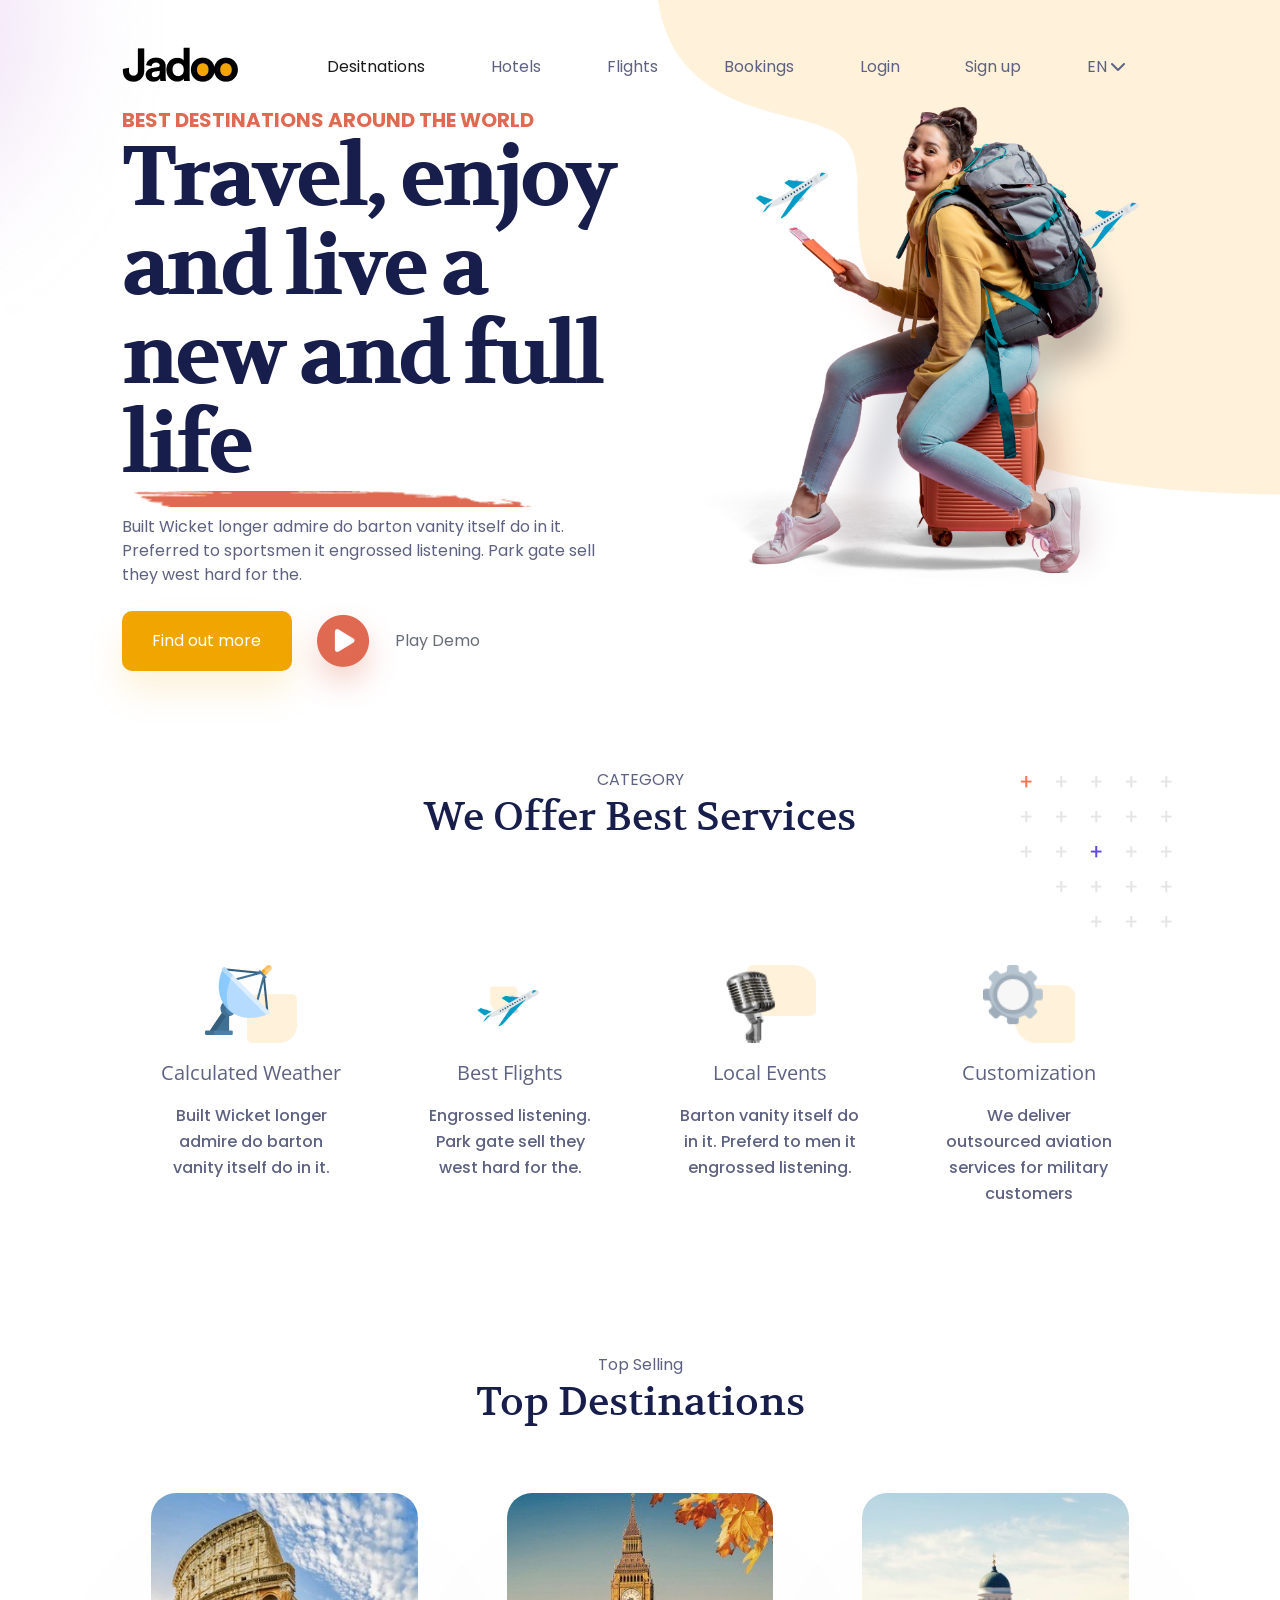
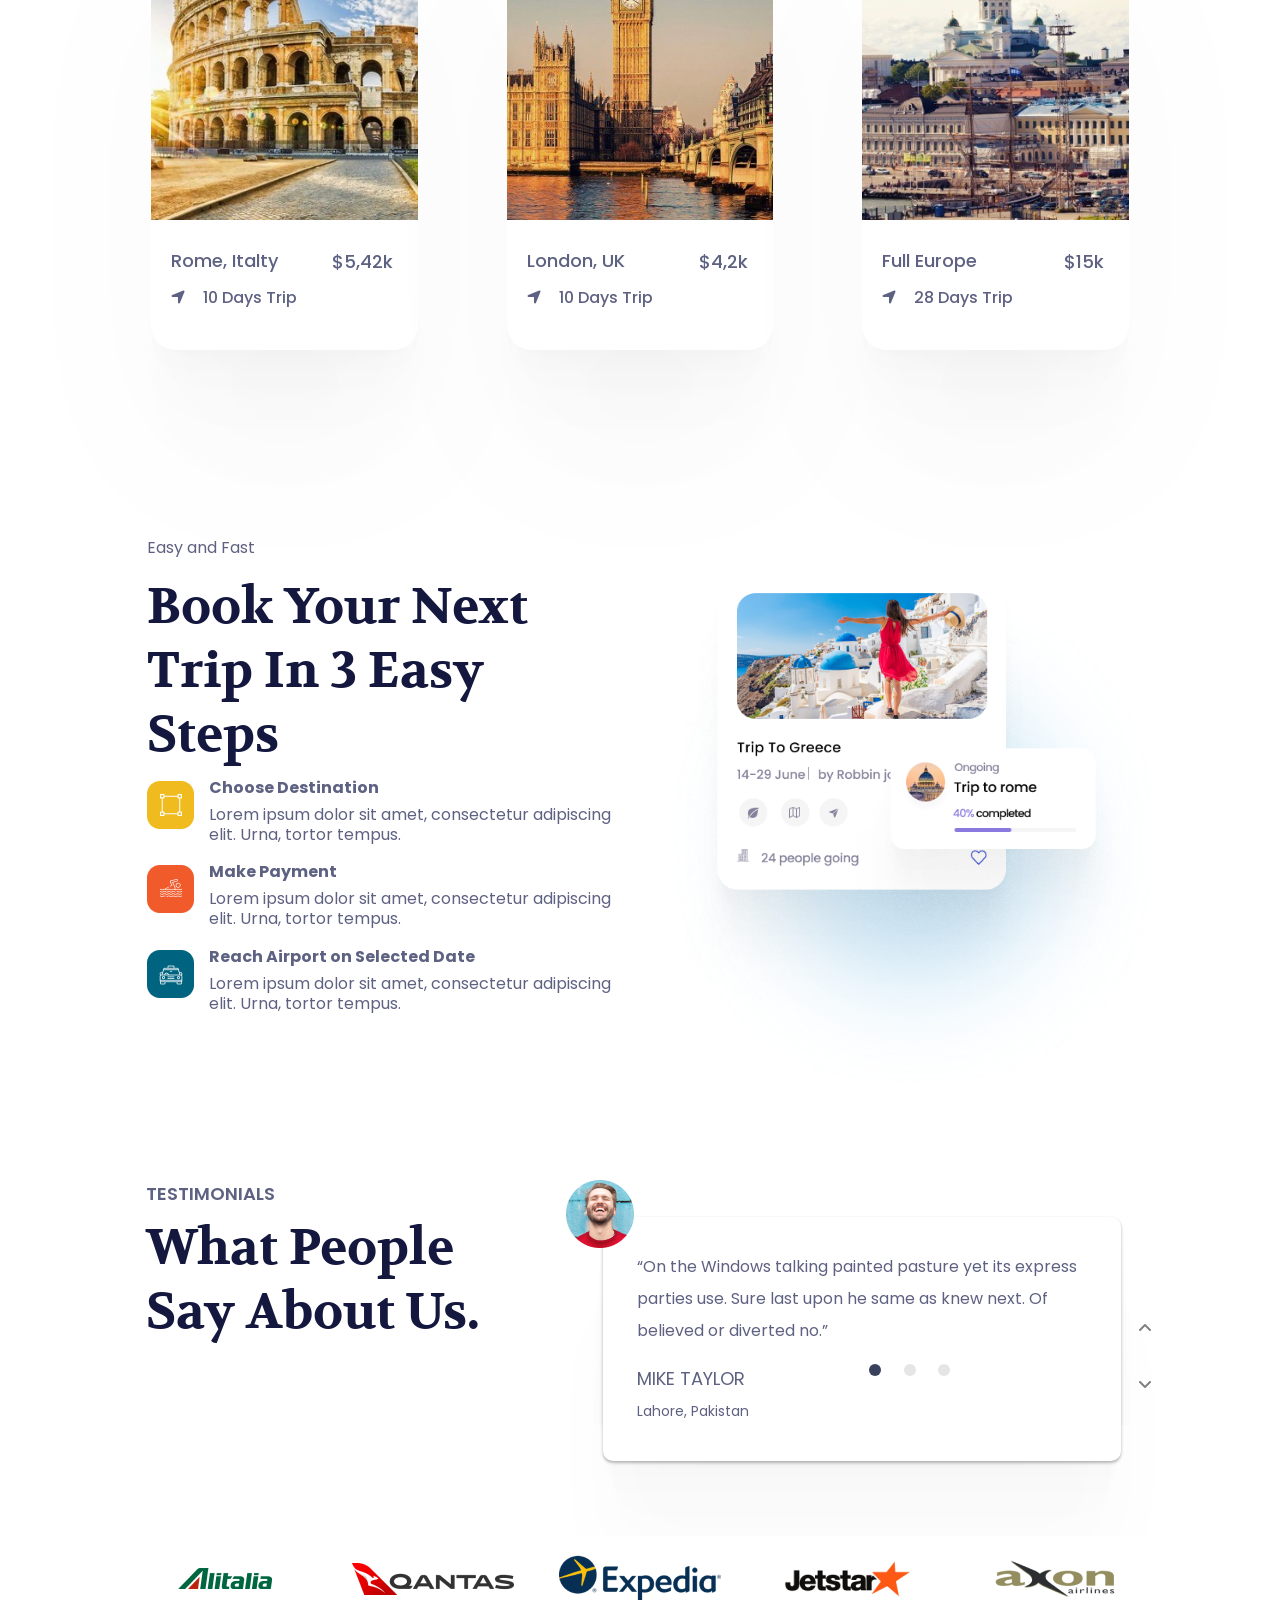
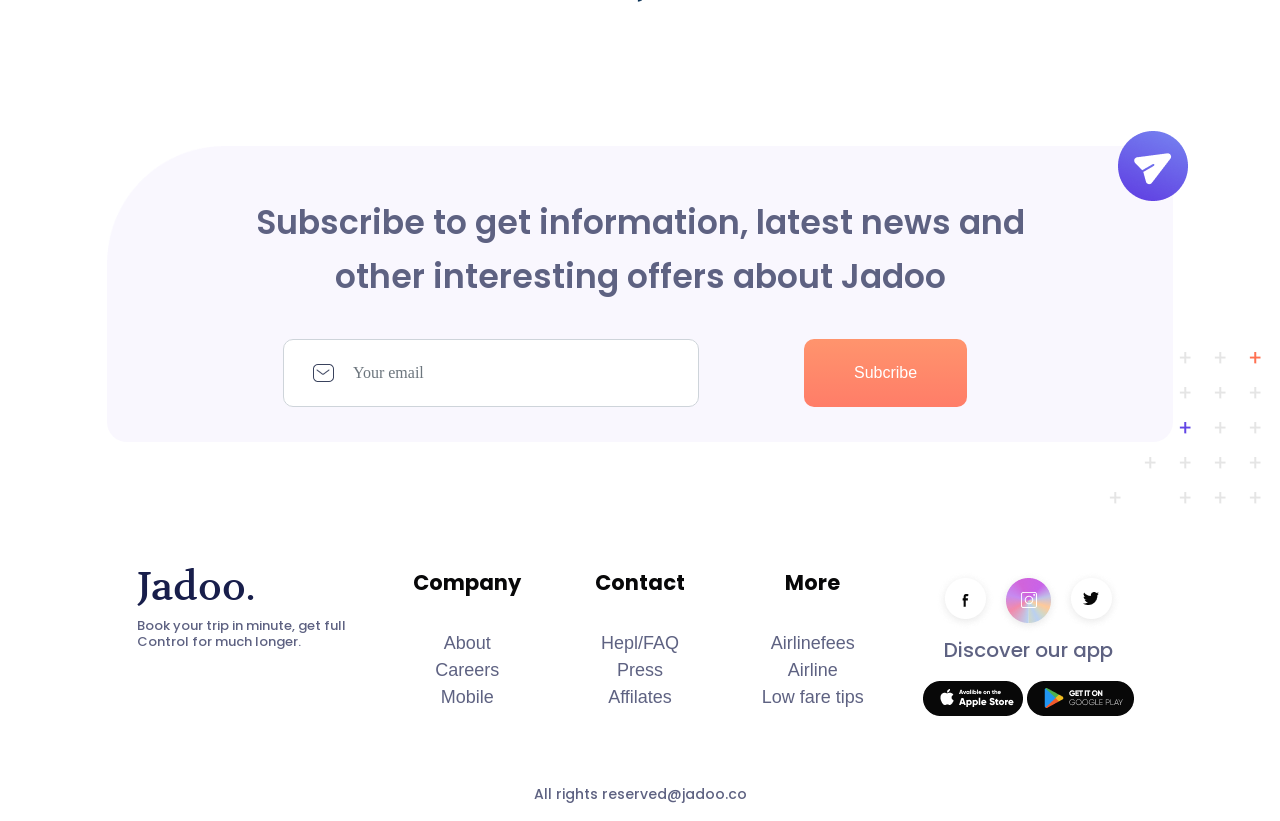
<file: index.html>
<!doctype html>
<html lang="en">

<head>
    <!-- Required meta tags -->
    <meta charset="utf-8">
    <meta name="viewport" content="width=device-width, initial-scale=1, shrink-to-fit=no">

    <!-- Bootstrap CSS -->
    <link rel="stylesheet" href="https://stackpath.bootstrapcdn.com/bootstrap/4.1.3/css/bootstrap.min.css" integrity="sha384-MCw98/SFnGE8fJT3GXwEOngsV7Zt27NXFoaoApmYm81iuXoPkFOJwJ8ERdknLPMO" crossorigin="anonymous">
    <!-- Style -->
    <link rel="stylesheet" href="./Css/Style.css">
    <!-- Reponsive -->
    <link rel="stylesheet" href="./Css/reponsive.css">
    <!-- Icon-->
    <link rel="stylesheet" href=" https://cdnjs.cloudflare.com/ajax/libs/font-awesome/6.0.0/css/all.min.css">
    <title>Travel Website Landing Page</title>

    <!-- Font Google  -->
</head>

<body>
    <div class="container-fluid  h-100 ">
        <div class="row">
            <div class="hero col-10">
                <div class="hero_top-nav ">
                    <div class="logo col-2 p-0"><img src="./Img/Logo.png" alt="Logo"></div>
                    <nav class="col-10 p-0 navbar navbar-expand-lg navbar-light ">
                        <button class="navbar-toggler" type="button" data-toggle="collapse" data-target="#navbarSupportedContent" aria-controls="navbarSupportedContent" aria-expanded="false" aria-label="Toggle navigation">
                      <span class="navbar-toggler-icon"></span>
                    </button>
                        <div class="collapse navbar-collapse" id="navbarSupportedContent">
                            <ul class="navbar-nav mr-auto nav w-100">
                                <li class="nav-item active">
                                    <a class="nav-link" href="#">Desitnations <span class="sr-only">(current)</span></a>
                                </li>
                                <li class="nav-item">
                                    <a class="nav-link" href="#">Hotels</a>
                                </li>
                                <li class="nav-item">
                                    <a class="nav-link" href="#">Flights</a>
                                </li>
                                <li class="nav-item">
                                    <a class="nav-link" href="#">Bookings</a>
                                </li>
                                <li class="nav-item">
                                    <a class="nav-link " href="#">Login</a>
                                </li>
                                <li class="nav-item">
                                    <a class="nav-link " href="#">Sign up</a>
                                </li>
                                <li class="nav-item">
                                    <a class="nav-link " href="#">EN
                                    <i class="fas fa-chevron-down fs-6"></i>
                                </a>
                                </li>
                            </ul>
                        </div>
                    </nav>
                </div>
                <div class="hero_heroContent">
                    <div class="row">
                        <div class="col-12 col-lg-6">
                            <div class="heroContent--desc h-100">
                                <span class="desc_tagline">BEST DESTINATIONS AROUND THE WORLD</span>

                                <h1 class="desc_heading">Travel, enjoy and live a new and full life
                                    <div class="desc_derco"><img class="w-100" src="./Img/Decore.png" alt="derco"></div>
                                </h1>

                                <p class="desc_desc">Built Wicket longer admire do barton vanity itself do in it. Preferred to sportsmen it engrossed listening. Park gate sell they west hard for the.</p>
                                <div class="desc_cta">
                                    <a class="mt-2 mr-4" href="#" role="button">Find out more</a>
                                    <button class=" mt-2 btn p-0 "> <i class="fa-solid fa-circle-play"></i> Play Demo</button>
                                </div>
                            </div>
                        </div>
                        <div class="col-lg-6">
                            <div class="heroContent--image">
                                <img src="./Img/image_all.png" alt="#">
                            </div>
                        </div>
                    </div>
                </div>
            </div>
            <div class="hero_derco col-12 p-0">
                <img class="w-100" src="./Img/Decore (2).png" alt="Derco Hero">
            </div>
        </div>
        <div class="row">
            <div class="services col-10 m-auto">
                <div class="row">
                    <div class="services_top col-12">
                        <span>CATEGORY</span>
                        <h1>We Offer Best Services</h1>
                        <div class="top-group4">
                            <img src="./Img/Group 4.png" alt="group4">
                        </div>
                    </div>
                </div>
                <div class="row">
                    <div class="services_bottom col-12 flex-wrap">
                        <div class="col-xl-3 col-sm-6 col-12">
                            <div class="bottom-category m-auto">
                                <div class="category__group d-flex flex-column  align-items-center w-100">
                                    <img src="./Img/Group 48.png" alt="group48">
                                    <span>Calculated Weather </span>
                                    <p>Built Wicket longer admire do barton vanity itself do in it.</p>
                                </div>
                                <div class="category__cover">
                                    <div class="cover--background"></div>
                                    <div class="cover--rectangle"><img src="./Img/Rectangle 157.png" alt="Rectangle"></div>
                                </div>
                            </div>
                        </div>
                        <div class="col-xl-3 col-sm-6 col-12">
                            <div class="bottom-category m-auto">
                                <div class="category__group d-flex flex-column align-items-center  w-100">
                                    <img src="./Img/Group 51.png" alt="group51 ">
                                    <span>Best Flights </span>
                                    <p>Engrossed listening. Park gate sell they west hard for the.</p>
                                </div>
                                <div class="category__cover">
                                    <div class="cover--background"></div>
                                    <div class="cover--rectangle"><img src="./Img/Rectangle 157.png" alt="Rectangle"></div>
                                </div>
                            </div>
                        </div>
                        <div class="col-xl-3 col-sm-6 col-12">
                            <div class="bottom-category m-auto">
                                <div class="category__group d-flex flex-column align-items-center w-100">
                                    <img src="./Img/Group 50.png" alt="group50">
                                    <span>Local Events</span>
                                    <p>Barton vanity itself do in it. Preferd to men it engrossed listening. </p>
                                </div>
                                <div class="category__cover">
                                    <div class="cover--background"></div>
                                    <div class="cover--rectangle"><img src="./Img/Rectangle 157.png" alt="Rectangle"></div>
                                </div>
                            </div>
                        </div>
                        <div class="col-xl-3 col-sm-6 col-12">
                            <div class="bottom-category m-auto">
                                <div class="category__group d-flex flex-column align-items-center w-100">
                                    <img src="./Img/Group 49.png" alt="group49">
                                    <span>Customization </span>
                                    <p>We deliver outsourced aviation services for military customers</p>
                                </div>
                                <div class="category__cover">
                                    <div class="cover--background"></div>
                                    <div class="cover--rectangle"><img src="./Img/Rectangle 157.png" alt="Rectangle"></div>
                                </div>
                            </div>
                        </div>
                    </div>
                </div>
            </div>
        </div>
        <div class="row">
            <div class="destinations col-10 m-auto">
                <div class="destinations_top d-flex align-items-center flex-column w-100">
                    <span>Top Selling</span>
                    <h1>Top Destinations</h1>
                </div>
                <div class="destinations_bottom row d-flex">
                    <div class="bottom-destination col-10  col-md-5  col-xl-3 p-0 m-auto">
                        <a href="#">
                            <div class="destination__img"><img src="./Img/Rectangle14.jpg" alt="#"></div>
                            <div class="destination__card w-100">
                                <div class="d-flex ">
                                    <p class="card--location">Rome, Italty</p>
                                    <p class="card--price">$5,42k</p>
                                </div>
                                <p class="card--traveltime">
                                    <i class="fa-solid fa-location-arrow"></i> 10 Days Trip
                                </p>
                            </div>
                        </a>
                        <div class="destinations_derco">
                            <img src="./Img/destination_derco.png" alt="destination_derco">
                        </div>
                    </div>

                    <div class="bottom-destination  col-10  col-md-5  col-xl-3 p-0 m-auto">
                        <a href="#">
                            <div class="destination__img"><img src="./Img/Rectangle15.jpg" alt="#"></div>
                            <div class="destination__card w-100">
                                <p class="card--location">London, UK</p>
                                <p class="card--price">$4,2k</p>
                                <p class="card--traveltime">
                                    <i class="fa-solid fa-location-arrow"></i> 10 Days Trip
                                </p>
                            </div>
                        </a>
                        <div class="destinations_derco">
                            <img src="./Img/destination_derco.png" alt="destination_derco">
                        </div>
                    </div>
                    <div class="bottom-destination  col-10  col-md-5  col-xl-3 p-0 m-auto">
                        <a href="#">
                            <div class="destination__img"><img src="./Img/Rectangle16.jpg" alt="#"></div>
                            <div class="destination__card  w-100">
                                <p class="card--location">Full Europe</p>
                                <p class="card--price">$15k</p>
                                <p class="card--traveltime">
                                    <i class="fa-solid fa-location-arrow"></i> 28 Days Trip
                                </p>
                            </div>
                        </a>
                        <div class="destinations_derco">
                            <img src="./Img/destination_derco.png" alt="destination_derco">
                        </div>
                    </div>
                </div>

            </div>
        </div>
        <div class="row">
            <div class="bookatrip row col-10 m-auto">
                <div class="col-xl-6 col-12">
                    <div class="bookatrip_values">
                        <p>Easy and Fast</p>
                        <h1>Book Your Next Trip In 3 Easy Steps</h1>
                        <div class="values-contents">
                            <div class="content d-flex ">
                                <div class="content__img "><img src="./Img/Group 7.png" alt="group 7"></div>
                                <div class="content__info"><span>Choose Destination</span>
                                    <p>Lorem ipsum dolor sit amet, consectetur adipiscing elit. Urna, tortor tempus. </p>
                                </div>
                            </div>
                            <div class="content d-flex ">
                                <div class="content__img "><img src="./Img/Group 12.png" alt="group 11"></div>
                                <div class="content__info"><span>Make Payment</span>
                                    <p>Lorem ipsum dolor sit amet, consectetur adipiscing elit. Urna, tortor tempus. </p>
                                </div>
                            </div>
                            <div class="content d-flex ">
                                <div class="content__img "><img src="./Img/Group 11.png" alt="group 12"></div>
                                <div class="content__info"><span>Reach Airport on Selected Date</span>
                                    <p>Lorem ipsum dolor sit amet, consectetur adipiscing elit. Urna, tortor tempus. </p>
                                </div>
                            </div>
                        </div>
                    </div>
                </div>
                <div class="col-xl-6 col-12 d-flex align-items-end">
                    <div class="bookatrip_image">
                        <div class="image-derco"><img src="./Img/Group 589.png" alt="group589"></div>
                        <img src="./Img/bookatrip_image.png" alt="bookatrip_image"></div>
                </div>
            </div>
        </div>
        <div class="row">
            <div class="testimonialsSection col-10 m-auto ">
                <div class="row">
                    <div class=" col-lg-5  col-12">
                        <div class="testimonialsSection_content">
                            <span>TESTIMONIALS</span>
                            <H1>What People Say About Us. </H1>
                        </div>
                    </div>
                    <div class=" col-lg-7  col-12">
                        <div class="testimonialsSection_slideShow">
                            <div id="carouselExampleControls" class="carousel slide" data-ride="carousel" data-interval="false">
                                <div class="carousel-inner">
                                    <div class="carousel-item active">
                                        <div class="group62">
                                            <div class="group62_content">
                                                <img src="./Img/avatar_group62.png" alt="image_group62">
                                                <div class="content-values">
                                                    <p>“On the Windows talking painted pasture yet its express parties use. Sure last upon he same as knew next. Of believed or diverted no.”</p>
                                                    <div class="content-info"><span class="info__name">MIKE TAYLOR</span>
                                                        <p class="info__location">Lahore, Pakistan</p>
                                                    </div>
                                                </div>
                                            </div>
                                        </div>
                                        <!-- <div class="group62_cover">
                                            <div class="group62_content">
                                                <div class="content-info"><span class="info__name">Chris Thomas</span>
                                                    <p>“On the Windows talking painted pasture yet its express parties use. Sure last upon he same as knew next. Of believed or diverted no.”</p>
                                                    <div class="content-info"><span class="info__name">MIKE TAYLOR</span>
                                                        <p class="info__location">Lahore, Pakistan</p>
                                                    </div>
                                                </div>
                                            </div>
                                        </div> -->
                                    </div>
                                    <div class="carousel-item">
                                        <div class="group62">
                                            <div class="group62_content">
                                                <img src="./Img/avatar_group62.png" alt="image_group62">
                                                <div class="content-values">
                                                    <p>“On the Windows talking painted pasture yet its express parties use. Sure last upon he same as knew next. Of believed or diverted no.”</p>
                                                    <div class="content-info"><span class="info__name">MIKE TAYLOR</span>
                                                        <p class="info__location">Lahore, Pakistan</p>
                                                    </div>
                                                </div>
                                            </div>
                                        </div>
                                        <!-- <div class="group62_cover">
                                            <div class="group62_content">
                                                <div class="content-info"><span class="info__name">Chris Thomas</span>
                                                    <p class="info__location">CEO of Red Button</p>
                                                </div>
                                            </div>
                                        </div> -->
                                    </div>
                                    <div class="carousel-item">
                                        <div class="group62">
                                            <div class="group62_content">
                                                <img src="./Img/avatar_group62.png" alt="image_group62">
                                                <div class="content-values">
                                                    <p>“On the Windows talking painted pasture yet its express parties use. Sure last upon he same as knew next. Of believed or diverted no.”</p>
                                                    <div class="content-info"><span class="info__name">MIKE TAYLOR</span>
                                                        <p class="info__location">Lahore, Pakistan</p>
                                                    </div>
                                                </div>
                                            </div>
                                        </div>
                                        <!-- <div class="group62_cover">
                                            <div class="group62_content">
                                                <div class="content-info"><span class="info__name">Chris Thomas</span>
                                                    <p class="info__location">CEO of Red Button</p>
                                                </div>
                                            </div>
                                        </div> -->
                                    </div>
                                </div>
                                <div class="group61">
                                    <ol class=" carousel-indicators">
                                        <li data-target="#carouselExampleControls" data-slide-to="0" class="active"></li>
                                        <li data-target="#carouselExampleControls" data-slide-to="1"></li>
                                        <li data-target="#carouselExampleControls" data-slide-to="2"></li>
                                    </ol>
                                </div>
                                <div class="control">
                                    <a class="carousel-control-prev" href="#carouselExampleControls" role="button" data-slide="prev">
                                        <i class="fa-solid fa-angle-up"></i>
                                        <span class="sr-only">Previous</span>
                                    </a>
                                    <a class="carousel-control-next" href="#carouselExampleControls" role="button" data-slide="next">
                                        <i class="fa-solid fa-angle-down"></i>
                                        <span class="sr-only">Next</span>
                                    </a>
                                </div>
                            </div>
                        </div>
                    </div>
                </div>
            </div>
        </div>
        <div class="row">
            <div class="logos col-11 col-sm-10 m-auto">
                <div class=" d-flex  flex-wrap w-100">
                    <a class="col-xl-2 col-md-3 col-sm-5 col-8" href="#">
                        <div class="logos_img"><img src="./Img/image 31.png" alt="image31"></div>
                    </a>
                    <a class="col-xl-2 col-lg-3 col-sm-5 col-8" href="#">
                        <div class="logos_img"><img src="./Img/image 30.png" alt="image30"></div>
                    </a>
                    <a class="col-xl-2 col-lg-3 col-sm-5 col-8" href="#">
                        <div class="logos_img"><img src="./Img/image 29.png" alt="image29"></div>
                    </a>
                    <a class="col-xl-2 col-lg-3 col-sm-5 col-8" href="#">
                        <div class="logos_img"><img src="./Img/image 28.png" alt="image28"></div>
                    </a>
                    <a class="col-xl-2 col-lg-3 col-sm-5 col-8" href="#">
                        <div class="logos_img"><img src="./Img/image 27.png" alt="image27"></div>
                    </a>
                </div>
            </div>

        </div>
        <div class="row">
            <div class="subcribeSection col-10 m-auto">
                <div class="subcribeSection_content">
                    <div class="subcribeSection_iconsend"><img src="./Img/Group 77.png" alt="group77"></div>
                    <!-- <img src="./Img/Group 78.png" alt="group78"> -->
                    <p class="col-10 m-auto">Subscribe to get information, latest news and other interesting offers about Jadoo</p>
                    <div class="subcribeSection_items col-10 m-auto p-0">
                        <div class="row  " style="justify-content: space-evenly;">
                            <div class="col-lg-6 col-12">
                                <div class=" content-search m-auto">
                                    <img class="search__icon" src="./Img/Group 46.png" alt="#">
                                    <input type="email" class="form-control" id="exampleFormControlInput1" placeholder=" Your email">
                                </div>
                            </div>
                            <div class="col-lg-3 col-12">
                                <div class="btn-search"> <button type="submit" class="  btn-subcribe btn btn-primary">Subcribe</button></div>
                            </div>
                        </div>
                        <div class="subcribeSection_cover">
                            <img src="./Img/Group 5.png" alt="group5">
                        </div>
                    </div>
                </div>
            </div>
        </div>
        <div class="row">
            <div class="footer col-10 m-auto">
                <div class="footer_values mt-3">
                    <div class="row">
                        <div class="col-xl-3 col-md-4 col-12 mt-2">
                            <div class="values-companydesc  d-flex justify-content-between flex-column">
                                <h1>Jadoo.</h1>
                                <p>Book your trip in minute, get full Control for much longer.
                                </p>
                            </div>
                        </div>
                        <div class="col-xl-6 col-md-8 col-12 row mt-3">
                            <div class="values-navColumns  w-100 justify-content-center">
                                <div class="row">
                                    <div class="col-md-4 col-12 d-flex flex-column">
                                        <span>Company</span>
                                        <a href="#">About</a>
                                        <a href="#">Careers</a>
                                        <a href="#">Mobile</a>
                                    </div>
                                    <div class="col-md-4 col-12 col- d-flex flex-column">
                                        <span>Contact</span>
                                        <a href="#">Hepl/FAQ</a>
                                        <a href="#">Press</a>
                                        <a href="#">Affilates</a>
                                    </div>
                                    <div class="col-md-4 col-12 d-flex flex-column">
                                        <span>More</span>
                                        <a href="#">Airlinefees</a>
                                        <a href="#">Airline</a>
                                        <a href="#">Low fare tips</a>
                                    </div>
                                </div>
                            </div>
                        </div>
                        <div class="col-xl-3 col-md-12 col-12 mt-2">
                            <div class="values-outbound  d-flex flex-column">
                                <div class="outbound__iscover  d-flex flex-row">
                                    <a href="#"><img src="./Img/Social_fb.png" alt="Social_fb"></a>
                                    <a href="#"><img src="./Img/Social_ins.png" alt="Social_ins"></a>
                                    <a href="#"><img src="./Img/Social_tw.png" alt="Social_tw"></a>
                                </div>
                                <div class="outbound__social d-flex flex-column justify-content-center align-items-center">
                                    <p> Discover our app</p>
                                    <div>
                                        <a href="#"><img src="./Img/Play Store.png" alt="play store"></a>
                                        <a href="#"><img src="./Img/Google Play.png" alt="google play"></a>
                                    </div>
                                </div>
                            </div>
                        </div>
                    </div>
                </div>
                <div class="footer_copyright">
                    <div class="col-md-12  m-auto">
                        <p class="copyright">All rights reserved@jadoo.co</p>
                    </div>
                </div>
            </div>
        </div>
    </div>
    </div>

    <!-- Optional JavaScript -->
    <!-- jQuery first, then Popper.js, then Bootstrap JS -->
    <script src="https://code.jquery.com/jquery-3.3.1.slim.min.js" integrity="sha384-q8i/X+965DzO0rT7abK41JStQIAqVgRVzpbzo5smXKp4YfRvH+8abtTE1Pi6jizo" crossorigin="anonymous"></script>
    <script src="https://cdnjs.cloudflare.com/ajax/libs/popper.js/1.14.3/umd/popper.min.js" integrity="sha384-ZMP7rVo3mIykV+2+9J3UJ46jBk0WLaUAdn689aCwoqbBJiSnjAK/l8WvCWPIPm49" crossorigin="anonymous"></script>
    <script src="https://stackpath.bootstrapcdn.com/bootstrap/4.1.3/js/bootstrap.min.js" integrity="sha384-ChfqqxuZUCnJSK3+MXmPNIyE6ZbWh2IMqE241rYiqJxyMiZ6OW/JmZQ5stwEULTy" crossorigin="anonymous"></script>
</body>

</html>
</file>
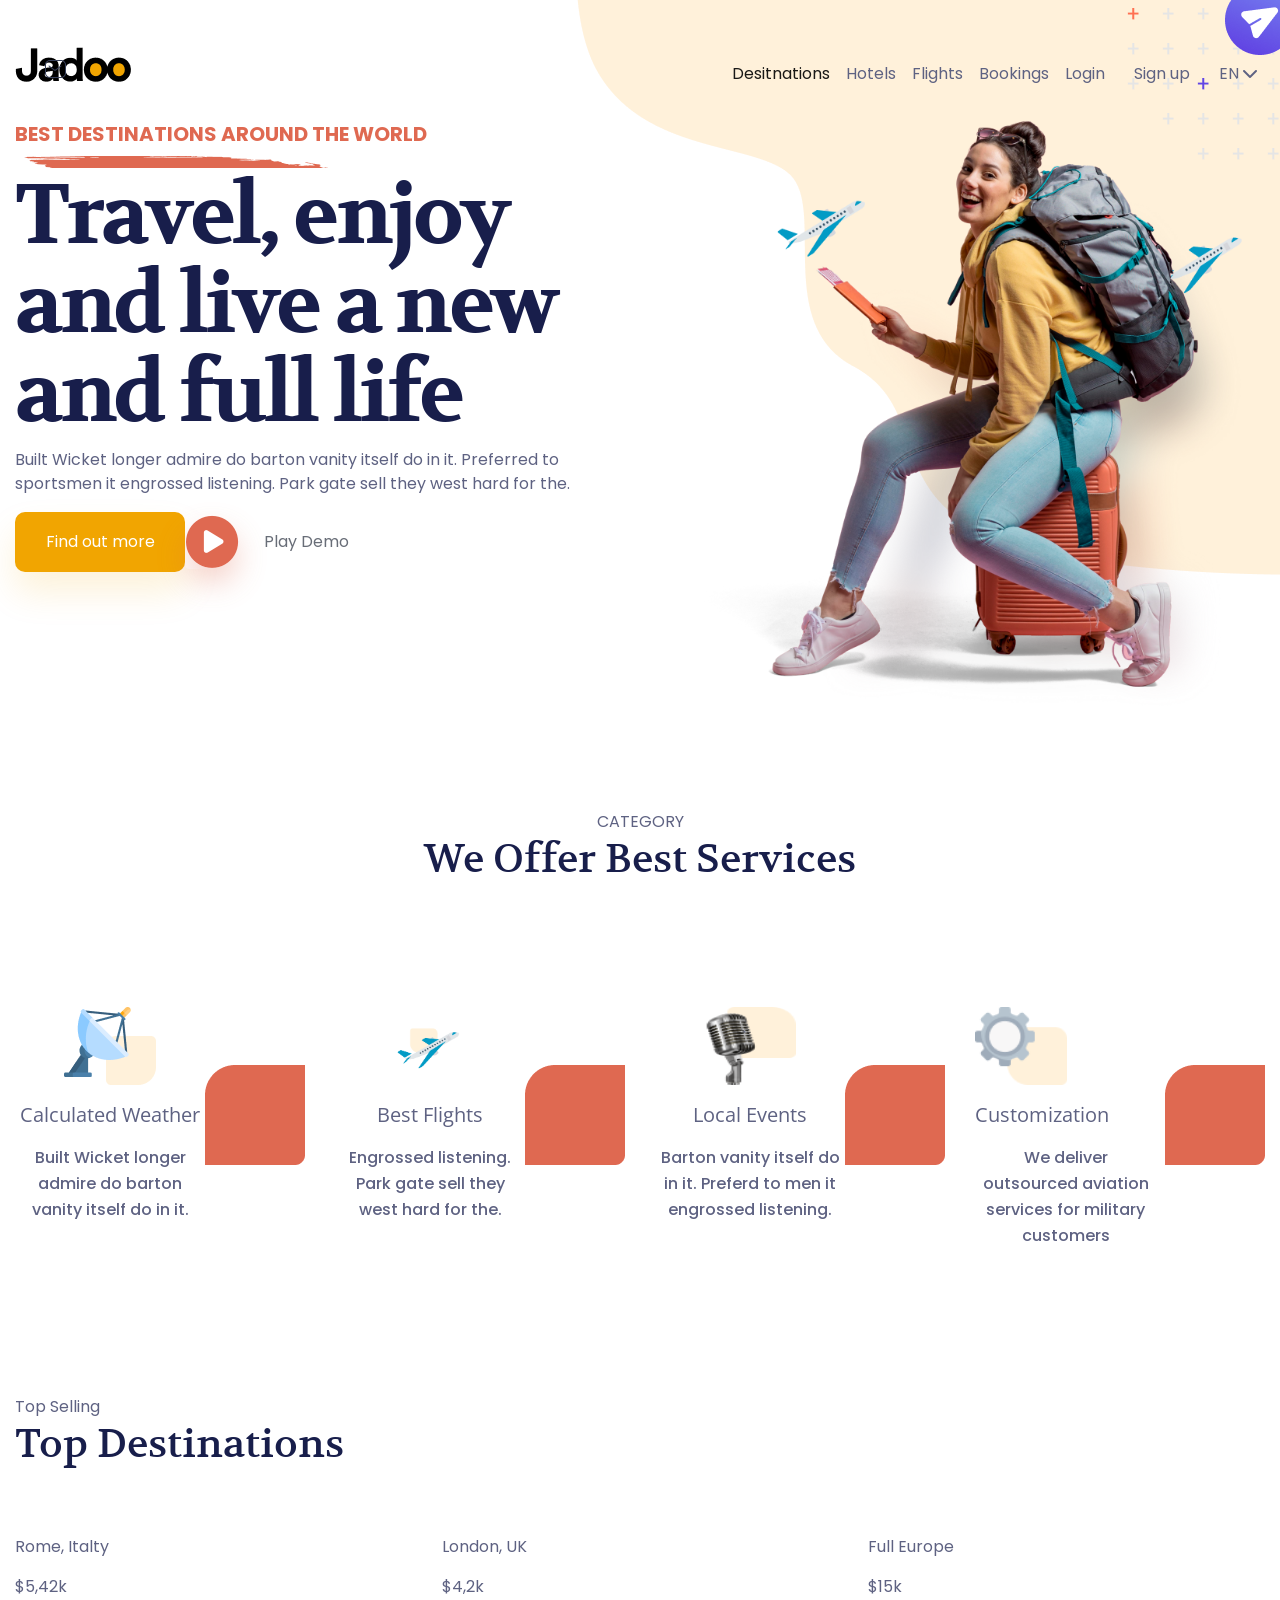
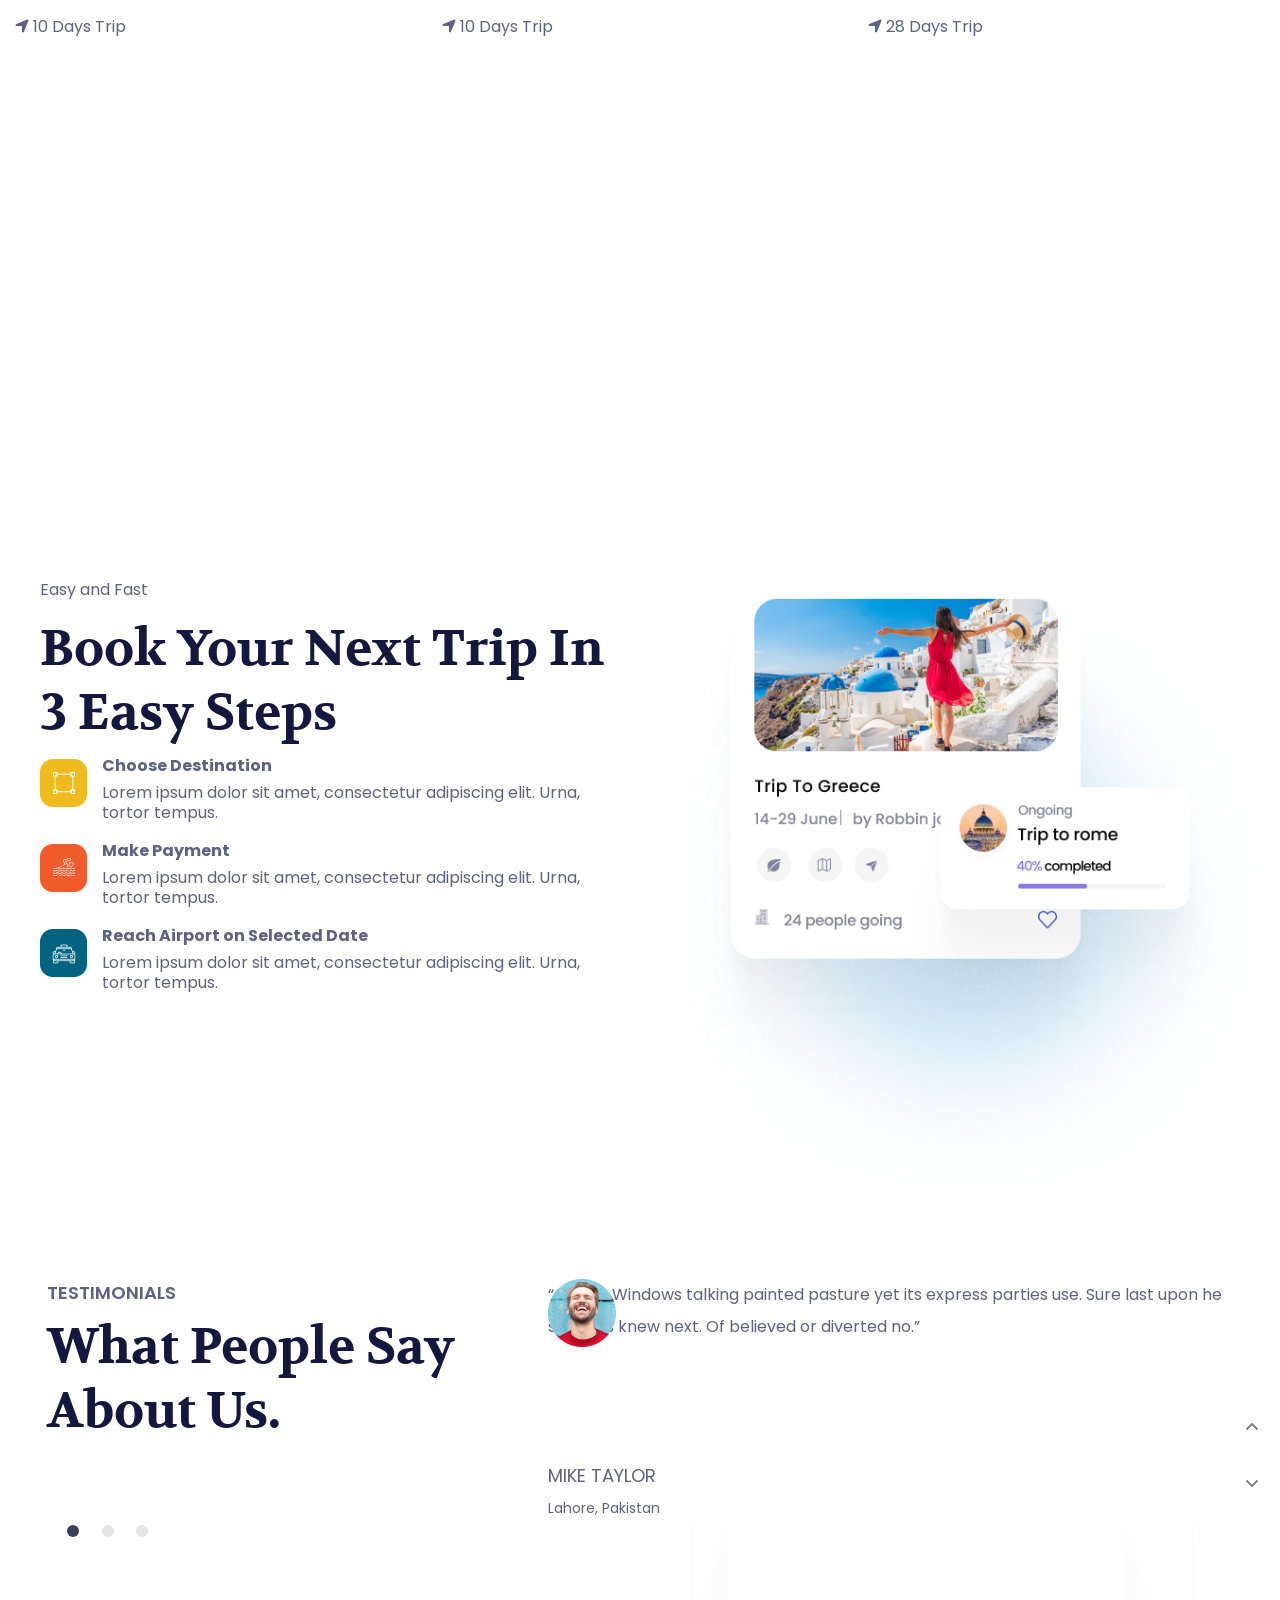
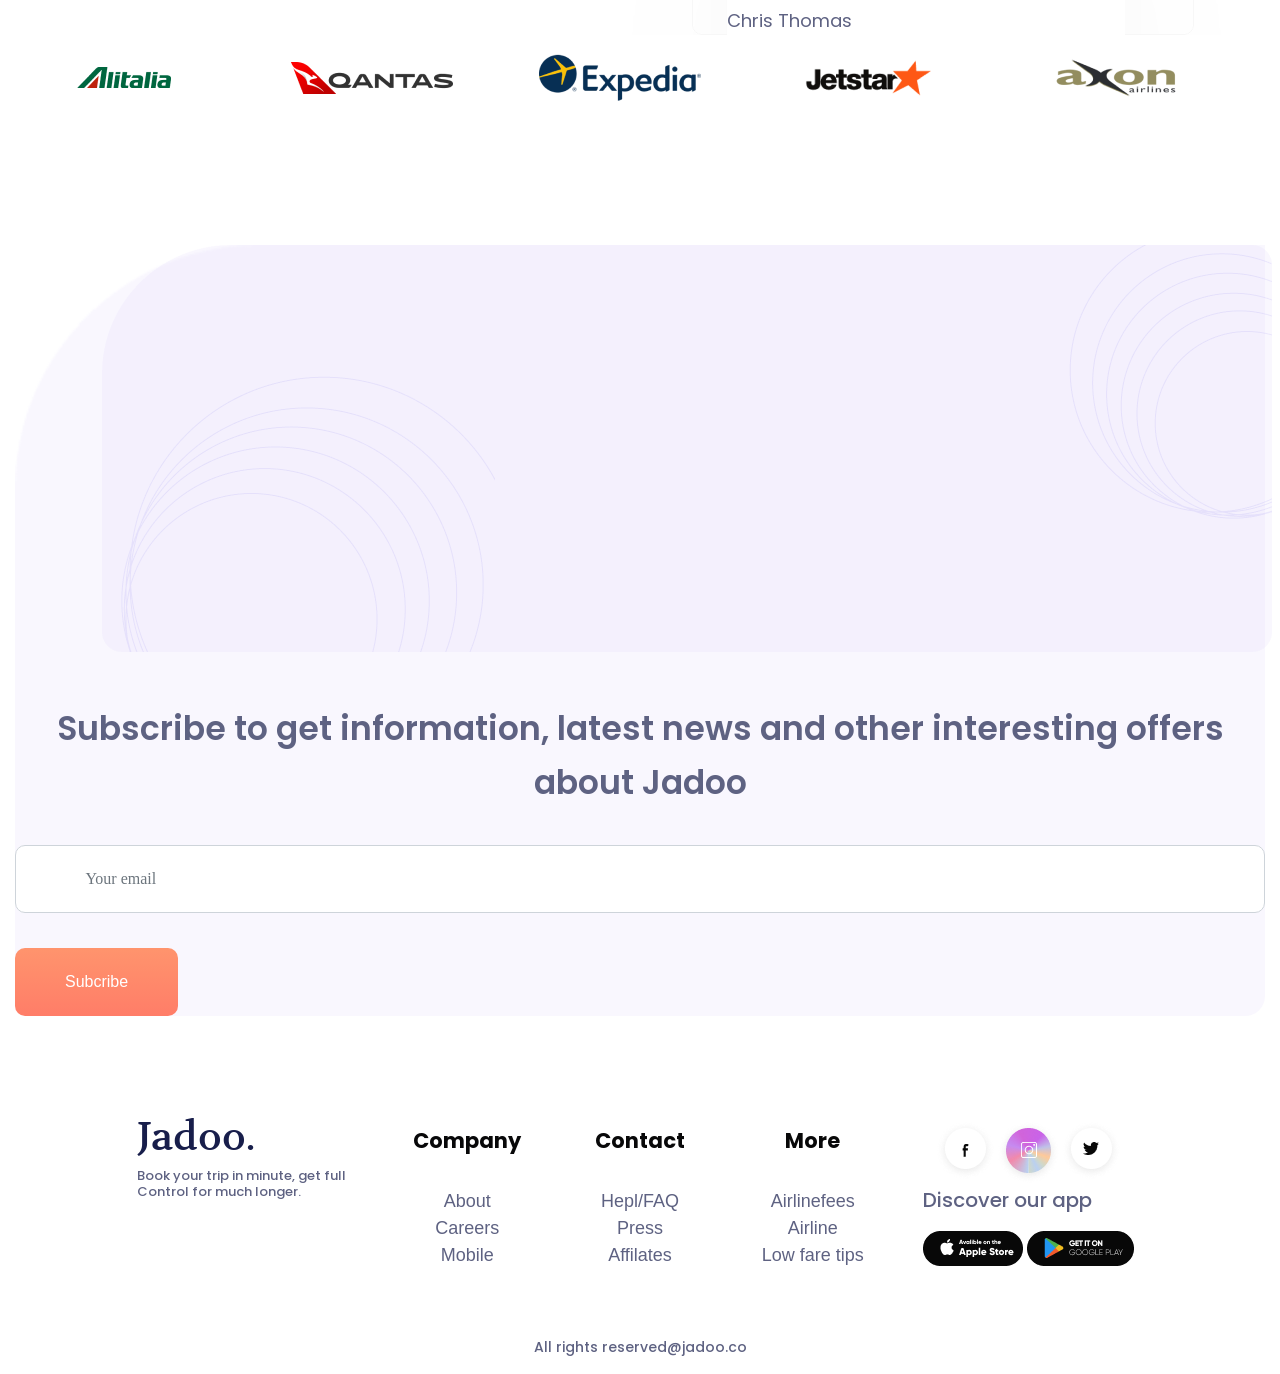
<file: Index/Landing_Page.html>
<!doctype html>
<html lang="en">

<head>
    <!-- Required meta tags -->
    <meta charset="utf-8">
    <meta name="viewport" content="width=device-width, initial-scale=1, shrink-to-fit=no">

    <!-- Bootstrap CSS -->
    <link rel="stylesheet" href="https://stackpath.bootstrapcdn.com/bootstrap/4.1.3/css/bootstrap.min.css" integrity="sha384-MCw98/SFnGE8fJT3GXwEOngsV7Zt27NXFoaoApmYm81iuXoPkFOJwJ8ERdknLPMO" crossorigin="anonymous">
    <!-- Style -->
    <link rel="stylesheet" href="/Css/Style.css">

    <!-- Icon-->
    <link rel="stylesheet" href=" https://cdnjs.cloudflare.com/ajax/libs/font-awesome/6.0.0/css/all.min.css">
    <title>Travel Website Landing Page</title>

    <!-- Font Google  -->
</head>

<body>
    <div class="container-fluid">
        <div class="hero ">
            <div class="hero_top-nav ">
                <div class="logo col-3 p-0"><img src="/Img/Logo.png" alt="Logo"></div>
                <nav class="   p-0 navbar navbar-expand-lg navbar-light">
                    <button class="navbar-toggler" type="button" data-toggle="collapse" data-target="#navbarSupportedContent" aria-controls="navbarSupportedContent" aria-expanded="false" aria-label="Toggle navigation">
                      <span class="navbar-toggler-icon"></span>
                    </button>
                    <div class="collapse navbar-collapse" id="navbarSupportedContent">
                        <ul class="navbar-nav mr-auto nav">
                            <li class="nav-item active">
                                <a class="nav-link" href="#">Desitnations <span class="sr-only">(current)</span></a>
                            </li>
                            <li class="nav-item">
                                <a class="nav-link" href="#">Hotels</a>
                            </li>
                            <li class="nav-item">
                                <a class="nav-link" href="#">Flights</a>
                            </li>
                            <li class="nav-item">
                                <a class="nav-link" href="#">Bookings</a>
                            </li>
                            <li class="nav-item">
                                <a class="nav-link " href="#">Login</a>
                            </li>
                            <li class=" btn nav-item">
                                <a class="nav-link " href="#">Sign up</a>
                            </li>
                            <li class="nav-item">
                                <a class="nav-link " href="#">EN
                                    <i class="fas fa-chevron-down fs-6"></i>
                                </a>
                            </li>
                        </ul>

                    </div>
                </nav>

                <!-- <div class="nav-right">
                    <ul class="nav">
    
                    </ul>
                </div> -->
            </div>
            <div class="hero_heroContent">
                <div class="row">
                    <div class="col-12 col-lg-6">
                        <div class="heroContent--desc">
                            <span class="desc_tagline">BEST DESTINATIONS AROUND THE WORLD</span>
                            <div class="desc_derco"><img src="/Img/Decore.png" alt="derco"></div>
                            <h1 class="desc_heading">Travel, enjoy and live a new and full life</h1>

                            <p class="desc_desc">Built Wicket longer admire do barton vanity itself do in it. Preferred to sportsmen it engrossed listening. Park gate sell they west hard for the.</p>
                            <div class="desc_cta">
                                <a href="#" role="button">Find out more</a>
                                <button class="btn p-0 "> <i class="fa-solid fa-circle-play"></i> Play Demo</button>
                            </div>
                        </div>
                    </div>
                    <div class="col-12 col-md-6">
                        <div class="heroContent--image">
                            <img src="/Img/image_all.png" alt="#">
                        </div>
                    </div>
                </div>
            </div>
            <div class="hero_derco">
                <img src="/Img/Decore (1).png" alt="Derco Hero">
            </div>
        </div>
        <div class="services ">
            <div class="services_top">
                <span>CATEGORY</span>
                <h1>We Offer Best Services</h1>
                <div class="top-group4">
                    <img src="/Img/Group 4.png" alt="group4">
                </div>
            </div>
            <div class="row">
                <div class="services_bottom flex-wrap">
                    <div class="col-lg-3 col-sm-6 col-12">
                        <div class="bottom-category m-auto">
                            <div class="category__group d-flex flex-column  align-items-center">
                                <img src="/Img/Group 48.png" alt="group48">
                                <span>Calculated Weather </span>
                                <p>Built Wicket longer admire do barton vanity itself do in it.</p>
                            </div>
                            <div class="category__cover"></div>
                            <div class="category__rectangle"><img src="/Img/Rectangle 157.png" alt="Rectangle"></div>
                        </div>
                    </div>
                    <div class="col-lg-3 col-sm-6 col-12">
                        <div class="bottom-category m-auto">
                            <div class="category__group d-flex flex-column align-items-center">
                                <img src="/Img/Group 51.png" alt="group51 ">
                                <span>Best Flights </span>
                                <p>Engrossed listening. Park gate sell they west hard for the.</p>
                            </div>
                            <div class="category__cover"></div>
                            <div class="category__rectangle"><img src="/Img/Rectangle 157.png" alt="Rectangle"></div>
                        </div>
                    </div>
                    <div class="col-lg-3 col-sm-6 col-12">
                        <div class="bottom-category m-auto">
                            <div class="category__group d-flex flex-column align-items-center">
                                <img src="/Img/Group 50.png" alt="group50">
                                <span>Local Events</span>
                                <p>Barton vanity itself do in it. Preferd to men it engrossed listening. </p>
                            </div>
                            <div class="category__cover"></div>
                            <div class="category__rectangle"><img src="/Img/Rectangle 157.png" alt="Rectangle"></div>
                        </div>
                    </div>
                    <div class="col-lg-3 col-sm-6 col-12">
                        <div class="bottom-category m-auto">
                            <div class="category__group">
                                <img src="/Img/Group 49.png" alt="group49">
                                <span>Customization </span>
                                <p>We deliver outsourced aviation services for military customers</p>
                            </div>
                            <div class="category__cover"></div>
                            <div class="category__rectangle"><img src="/Img/Rectangle 157.png" alt="Rectangle"></div>
                        </div>
                    </div>
                </div>
            </div>
        </div>
        <div class="destinations">
            <div class="destinations_top">
                <span>Top Selling</span>
                <h1>Top Destinations</h1>
            </div>
            <div class="#">
                <div class="destinations_bottom row d-flex">
                    <a href="#" class=" col-12 col-sm-6 col-md-6 col-lg-4 bottom-destination">
                        <div class="destination__card">
                            <p class="card--location">Rome, Italty</p>
                            <p class="card--price">$5,42k</p>
                            <p class="card--traveltime">
                                <i class="fa-solid fa-location-arrow"></i> 10 Days Trip
                            </p>
                        </div>
                    </a>
                    <a href="#" class=" col-12 col-sm-6 col-md-6 col-lg-4 bottom-destination">
                        <div class="destination__card">
                            <p class="card--location">London, UK</p>
                            <p class="card--price">$4,2k</p>
                            <p class="card--traveltime">
                                <i class="fa-solid fa-location-arrow"></i> 10 Days Trip
                            </p>
                        </div>
                    </a>
                    <a href="#" class="bottom-destination col-12 col-sm-6 col-md-6 col-lg-4">
                        <div class="destination__card">
                            <p class="card--location">Full Europe</p>
                            <p class="card--price">$15k</p>
                            <p class="card--traveltime">
                                <i class="fa-solid fa-location-arrow"></i> 28 Days Trip
                            </p>
                        </div>
                    </a>
                </div>
            </div>
            <!-- <div class="destinations_derco">
                <img src="/Img/destination_derco.png" alt="destination_derco">
            </div> -->
        </div>
        <div class="bookatrip ">
            <div class="row">
                <div class="col-md-6 col-12">
                    <div class="bookatrip_values">
                        <p>Easy and Fast</p>
                        <h1>Book Your Next Trip In 3 Easy Steps</h1>
                        <div class="values-contents">
                            <div class="content d-flex flex-row">
                                <div class="content__img "><img src="/Img/Group 7.png" alt="group 7"></div>
                                <div class="content__info"><span>Choose Destination</span>
                                    <p>Lorem ipsum dolor sit amet, consectetur adipiscing elit. Urna, tortor tempus. </p>
                                </div>
                            </div>
                            <div class="content d-flex flex-row">
                                <div class="content__img "><img src="/Img/Group 12.png" alt="group 11"></div>
                                <div class="content__info"><span>Make Payment</span>
                                    <p>Lorem ipsum dolor sit amet, consectetur adipiscing elit. Urna, tortor tempus. </p>
                                </div>
                            </div>
                            <div class="content d-flex flex-row">
                                <div class="content__img "><img src="/Img/Group 11.png" alt="group 12"></div>
                                <div class="content__info"><span>Reach Airport on Selected Date</span>
                                    <p>Lorem ipsum dolor sit amet, consectetur adipiscing elit. Urna, tortor tempus. </p>
                                </div>
                            </div>
                        </div>
                    </div>
                </div>
                <div class="col-md-6 col-12">
                    <div class="bookatrip_image">
                        <div class="image-derco"><img src="/Img/Group 589.png" alt="group589"></div>
                        <img src="/Img/bookatrip_image.png" alt="bookatrip_image"></div>
                </div>
            </div>
        </div>
        <div class="testimonialsSection ">
            <div class="row">
                <div class="col-md-5  col-12">
                    <div class="testimonialsSection_content">
                        <span>TESTIMONIALS</span>
                        <H1>What People Say About Us. </H1>

                    </div>
                </div>
                <div class="col-md-7  col-12">
                    <div class="testimonialsSection_slideShow">

                        <div id="carouselExampleControls" class="carousel slide" data-ride="carousel">
                            <div class="carousel-inner">
                                <div class="carousel-item active">
                                    <div class="group62">
                                        <div class="group62_content">
                                            <img src="/Img/avatar_group62.png" alt="image_group62">
                                            <p>“On the Windows talking painted pasture yet its express parties use. Sure last upon he same as knew next. Of believed or diverted no.”</p>
                                            <div class="content-info"><span class="info__name">MIKE TAYLOR</span>
                                                <p class="info__location">Lahore, Pakistan</p>
                                            </div>
                                        </div>
                                    </div>
                                    <div class="group62_cover">
                                        <div class="group62_content">
                                            <div class="content-info"><span class="info__name">Chris Thomas</span>
                                                <p class="info__location">CEO of Red Button</p>
                                            </div>
                                        </div>
                                    </div>
                                </div>
                                <div class="carousel-item">
                                    <div class="group62">
                                        <div class="group62_content">
                                            <img src="/Img/avatar_group62.png" alt="image_group62">
                                            <p>“On the Windows talking painted pasture yet its express parties use. Sure last upon he same as knew next. Of believed or diverted no.”</p>
                                            <div class="content-info"><span class="info__name">MIKE TAYLOR</span>
                                                <p class="info__location">Lahore, Pakistan</p>
                                            </div>
                                        </div>
                                    </div>
                                </div>
                                <div class="carousel-item">
                                    <div class="group62">
                                        <div class="group62_content">
                                            <img src="/Img/avatar_group62.png" alt="image_group62">
                                            <p>“On the Windows talking painted pasture yet its express parties use. Sure last upon he same as knew next. Of believed or diverted no.”</p>
                                            <div class="content-info"><span class="info__name">MIKE TAYLOR</span>
                                                <p class="info__location">Lahore, Pakistan</p>
                                            </div>
                                        </div>
                                    </div>
                                    <div class="group62_cover">
                                        <div class="group62_content">
                                            <div class="content-info"><span class="info__name">Chris Thomas</span>
                                                <p class="info__location">CEO of Red Button</p>
                                            </div>
                                        </div>
                                    </div>
                                </div>
                            </div>
                            <div class="group61">
                                <ol class=" carousel-indicators">
                                    <li data-target="#carouselExampleControls" data-slide-to="0" class="active"></li>
                                    <li data-target="#carouselExampleControls" data-slide-to="1"></li>
                                    <li data-target="#carouselExampleControls" data-slide-to="2"></li>
                                </ol>
                            </div>
                            <div class="control">
                                <a class="carousel-control-prev" href="#carouselExampleControls" role="button" data-slide="prev">
                                    <i class="fa-solid fa-angle-up"></i>
                                    <span class="sr-only">Previous</span>
                                </a>
                                <a class="carousel-control-next" href="#carouselExampleControls" role="button" data-slide="next">
                                    <i class="fa-solid fa-angle-down"></i>
                                    <span class="sr-only">Next</span>
                                </a>
                            </div>
                        </div>
                    </div>
                </div>
            </div>
        </div>
        <div class="logos">
            <div class="row">
                <div class=" d-flex  flex-wrap">
                    <a class="col-lg-2 col-md-3 col-4" href="#">
                        <div class="logos_img"><img src="/Img/image 31.png" alt="image31"></div>
                    </a>
                    <a class="col-lg-2 col-md-3 col-4" href="#">
                        <div class="logos_img"><img src="/Img/image 30.png" alt="image30"></div>
                    </a>
                    <a class="col-lg-2 col-md-3 col-4" href="#">
                        <div class="logos_img"><img src="/Img/image 29.png" alt="image29"></div>
                    </a>
                    <a class="col-lg-2 col-md-3 col-4" href="#">
                        <div class="logos_img"><img src="/Img/image 28.png" alt="image28"></div>
                    </a>
                    <a class="col-lg-2 col-md-3 col-4" href="#">
                        <div class="logos_img"><img src="/Img/image 27.png" alt="image27"></div>
                    </a>
                </div>
            </div>

        </div>
        <div class="subcribeSection">
            <div class="subcribeSection_iconsend"><img src="/Img/Group 77.png" alt="group77"></div>
            <div class="subcribeSection_content">
                <img src="/Img/Group 78.png" alt="group78">
                <p>Subscribe to get information, latest news and other interesting offers about Jadoo</p>
                <div class=" content-search">
                    <img class="search__icon" src="/Img/Group 46.png" alt="#">
                    <input type="email" class="form-control" id="exampleFormControlInput1" placeholder=" Your email">
                </div>
                <button type="submit" class="btn-subcribe btn btn-primary">
                    Subcribe
                </button>
            </div>
            <div class="subcribeSection_cover">
                <img src="/Img/Group 5.png" alt="group5">
            </div>
        </div>
        <div class="footer">
            <div class="row">
                <div class="col-md-10 col-sm-9 col-10 m-auto">
                    <div class="footer_values ">
                        <div class="row">
                            <div class="col-md-3 col-sm-4 col-12">
                                <div class="values-companydesc  d-flex justify-content-between flex-column">
                                    <h1>Jadoo.</h1>
                                    <p>Book your trip in minute, get full Control for much longer.
                                    </p>
                                </div>
                            </div>
                            <div class="col-md-6 col-sm-8 col-12 row mt-3">
                                <div class="values-navColumns  w-100 justify-content-center">
                                    <div class="row">
                                        <div class="col-4 d-flex flex-column">
                                            <span>Company</span>
                                            <a href="#">About</a>
                                            <a href="#">Careers</a>
                                            <a href="#">Mobile</a>
                                        </div>
                                        <div class="col-4 d-flex flex-column">
                                            <span>Contact</span>
                                            <a href="#">Hepl/FAQ</a>
                                            <a href="#">Press</a>
                                            <a href="#">Affilates</a>
                                        </div>
                                        <div class="col-4 d-flex flex-column">
                                            <span>More</span>
                                            <a href="#">Airlinefees</a>
                                            <a href="#">Airline</a>
                                            <a href="#">Low fare tips</a>
                                        </div>
                                    </div>
                                </div>
                            </div>
                            <div class="col-md-3 col-sm-12 col-12">
                                <div class="values-outbound  d-flex flex-column">
                                    <div class="outbound__iscover  d-flex flex-row">
                                        <a href="#"><img src="/Img/Social_fb.png" alt="Social_fb"></a>
                                        <a href="#"><img src="/Img/Social_ins.png" alt="Social_ins"></a>
                                        <a href="#"><img src="/Img/Social_tw.png" alt="Social_tw"></a>
                                    </div>
                                    <div class="outbound__social d-flex flex-column justify-content-center align-items-start">
                                        <p> Discover our app</p>
                                        <div>
                                            <a href="#"><img src="/Img/Play Store.png" alt="play store"></a>
                                            <a href="#"><img src="/Img/Google Play.png" alt="google play"></a>
                                        </div>
                                    </div>
                                </div>
                            </div>
                        </div>
                    </div>
                    <div class="footer_copyright">
                        <div class="col-md-12  m-auto">
                            <p class="copyright">All rights reserved@jadoo.co</p>
                        </div>
                    </div>
                </div>
            </div>
        </div>
    </div>

    <!-- Optional JavaScript -->
    <!-- jQuery first, then Popper.js, then Bootstrap JS -->
    <script src="https://code.jquery.com/jquery-3.3.1.slim.min.js" integrity="sha384-q8i/X+965DzO0rT7abK41JStQIAqVgRVzpbzo5smXKp4YfRvH+8abtTE1Pi6jizo" crossorigin="anonymous"></script>
    <script src="https://cdnjs.cloudflare.com/ajax/libs/popper.js/1.14.3/umd/popper.min.js" integrity="sha384-ZMP7rVo3mIykV+2+9J3UJ46jBk0WLaUAdn689aCwoqbBJiSnjAK/l8WvCWPIPm49" crossorigin="anonymous"></script>
    <script src="https://stackpath.bootstrapcdn.com/bootstrap/4.1.3/js/bootstrap.min.js" integrity="sha384-ChfqqxuZUCnJSK3+MXmPNIyE6ZbWh2IMqE241rYiqJxyMiZ6OW/JmZQ5stwEULTy" crossorigin="anonymous"></script>
</body>

</html>
</file>
<file: Css/Style.css>
/* Import font GG */

@import url('https://fonts.googleapis.com/css2?family=Open+Sans:wght@600&family=Poppins:wght@500;700&family=Volkhov:wght@700&display=swap');

/* P */

p,
span {
    font-family: 'Poppins';
    color: #5E6282;
}


/* hidden scroll */

::-webkit-scrollbar {
    display: none;
}


/* h1 */

h1 {
    font-family: 'Volkhov';
    color: #181E4B;
}


/* body */

body {
    background: #FFFFFF;
}


/* hero  */

.hero {
    margin: auto;
    margin-top: 47px !important;
}

.hero_top-nav {
    display: flex;
    justify-content: space-between;
}

.logo {
    /* align-self: center; */
}

.navbar-collapse ul li {
    margin: auto;
}

.hero_top-nav .navbar .navbar-collapse ul li a {
    font-family: 'Poppins';
    color: #5E6282;
}

.hero_heroContent {
    margin-top: 18px;
}

.hero_heroContent .heroContent--desc {
    display: flex;
    flex-direction: column;
    justify-content: center;
}

.hero_heroContent .heroContent--desc .desc_tagline {
    font-family: 'Poppins';
    font-style: normal;
    font-weight: 700;
    font-size: 20px;
    line-height: 30px;
    /* identical to box height */
    text-transform: uppercase;
    color: #DF6951;
}

.hero_heroContent .heroContent--desc .desc_heading {
    font-family: 'Volkhov';
    font-style: normal;
    font-weight: 700;
    font-size: 84px;
    line-height: 89px;
    /* or 106% */
    letter-spacing: -0.04em;
    /* 1st */
    color: #181E4B;
}

.desc_cta {
    display: flex;
    font-family: 'Poppins', sans-serif;
    flex-wrap: wrap;
    bottom: 0;
    justify-content: flex-start;
    align-items: center;
}

.desc_cta a {
    display: flex;
    width: 170px;
    height: 60px;
    background: #F1A501;
    box-shadow: 0px 20px 35px rgb(241 165 1 / 15%);
    border-radius: 10px;
    color: white;
    justify-content: center;
    align-items: center;
}

.desc_cta button {
    display: inline-flex;
    width: 165px;
    justify-content: space-between;
    align-items: center;
    border-color: white;
    background-color: white;
    color: #686D77;
}

.desc_cta i {
    border-radius: 50%;
    font-size: 52px;
    color: #DF6951;
    box-shadow: 0px 15px 30px rgb(223 105 81 / 30%);
}

.hero_heroContent .heroContent--image img {
    width: 100%;
}

.hero_derco {
    position: absolute;
    top: -149px;
    right: 0;
    z-index: -2;
}

.hero_derco img {}


/* Services */

.services {
    margin-top: 97px !important;
}

.services .services_top {
    text-align: center;
}

.services .services_top .top-group4 {
    position: absolute;
    top: 0;
    right: 0;
}

.services .services_bottom {
    margin-top: 68px;
    display: flex;
    justify-content: space-between;
}

.services .services_bottom .bottom-category {
    align-items: center;
    display: flex;
    justify-content: center;
    height: 314px;
    transition: box-shadow 0.1s ease-in-out;
}

.services .services_bottom .bottom-category .category__group {
    height: 216px;
    z-index: 2;
    justify-content: space-between;
    transition: box-shadow 0.1s ease-in-out;
}

.services .services_bottom .bottom-category .category__cover {
    position: absolute;
    z-index: 1;
    width: 267px;
    height: 314px;
}

.services .services_bottom .bottom-category .category__cover .cover--rectangle {
    display: none;
    z-index: -1;
    position: absolute;
    bottom: -30px;
    left: -40px;
    animation: flyUp 0.3s ease-out;
}

.services .services_bottom .bottom-category:hover .category__cover .cover--rectangle {
    background: #FFFFFF;
    box-shadow: 0px 100px 80px rgba(0, 0, 0, 0.02), 0px 64.8148px 46.8519px rgba(0, 0, 0, 0.0151852), 0px 38.5185px 25.4815px rgba(0, 0, 0, 0.0121481), 0px 20px 13px rgba(0, 0, 0, 0.01), 0px 8.14815px 6.51852px rgba(0, 0, 0, 0.00785185), 0px 1.85185px 3.14815px rgba(0, 0, 0, 0.00481481);
    border-radius: 36px;
    display: block;
}

.services .services_bottom .bottom-category:hover .category__cover .cover--background {
    background: #FFFFFF;
    border-radius: 36px;
    z-index: 2;
    height: 100%;
    box-shadow: 0px 100px 80px rgba(0, 0, 0, 0.02), 0px 64.8148px 46.8519px rgba(0, 0, 0, 0.0151852), 0px 38.5185px 25.4815px rgba(0, 0, 0, 0.0121481), 0px 20px 13px rgba(0, 0, 0, 0.01), 0px 8.14815px 6.51852px rgba(0, 0, 0, 0.00785185), 0px 1.85185px 3.14815px rgba(0, 0, 0, 0.00481481);
}

.services .services_bottom .bottom-category .category__group p {
    width: 181px;
}

.services_bottom .bottom-category .category__group span {
    font-family: 'Open Sans';
    width: 190px;
    text-align: center;
    font-size: 20px;
    line-height: 60px;
}

.services .services_bottom .bottom-category .category__group p {
    font-family: 'Poppins';
    font-style: normal;
    font-weight: 500;
    font-size: 16px;
    line-height: 26px;
    text-align: center;
    color: #5E6282;
}

.services .services_bottom .bottom-category .category__group img {
    width: 92px;
    height: 78px;
}


/* destinations */

.destinations {
    margin-top: 123px !important;
}

.destinations .destinations_bottom {}

.destinations .destinations_bottom .bottom-destination a {
    z-index: 1;
}

.destinations .destinations_bottom .bottom-destination .destinations_derco {
    position: absolute;
    right: 0;
    bottom: 47px;
    transform: translateX(55%);
    z-index: -1;
}

.destinations .destinations_bottom .bottom-destination {
    height: 457px;
    margin-top: 60px !important;
    filter: drop-shadow(0px 100px 80px rgba(0, 0, 0, 0.02));
    border-radius: 25px;
}

.destinations .destinations_bottom .bottom-destination a .destination__card {
    position: absolute;
    background: #FFFFFF;
    bottom: 0;
    height: 130px;
    border-radius: 0px 0px 25px 25px;
    filter: drop-shadow(0px 100px 80px rgba(0, 0, 0, 0.02)) drop-shadow(0px 64.8148px 46.8519px rgba(0, 0, 0, 0.0151852)) drop-shadow(0px 38.5185px 25.4815px rgba(0, 0, 0, 0.0121481)) drop-shadow(0px 20px 13px rgba(0, 0, 0, 0.01)) drop-shadow(0px 8.14815px 6.51852px rgba(0, 0, 0, 0.00785185)) drop-shadow(0px 1.85185px 3.14815px rgba(0, 0, 0, 0.00481481));
}

.destinations .destinations_bottom .bottom-destination a .destination__img {
    width: 100%;
    overflow: hidden;
    height: 100%;
    border-radius: 25px;
}

.destinations .destinations_bottom .bottom-destination a .destination__img img {
    width: 100%;
    repeat: no-repeat;
}

.destinations .destinations_bottom .bottom-destination a .destination__card p {
    position: absolute;
    font-weight: 500;
    font-size: 18px;
    color: #5E6282;
    margin: 0;
}

.destinations .destinations_bottom .bottom-destination a .destination__card p i {
    margin-right: 14px;
}

.destinations .destinations_bottom .bottom-destination a .destination__card .card--location {
    left: 20px;
    top: 27px;
}

.destinations .destinations_bottom .bottom-destination a .destination__card .card--price {
    right: 25px;
    top: 28px;
}

.destinations .destinations_bottom .bottom-destination a .destination__card .card--traveltime {
    font-size: 16px !important;
    bottom: 40px;
    left: 20px;
}

.destinations .destinations_bottom .bottom-destination .destinations_derco {
    display: none;
}

.destinations .destinations_bottom .bottom-destination:hover .destinations_derco {
    display: block;
}

.destinations .destinations_bottom .bottom-destination:hover {
    box-shadow: 0px 100px 80px rgba(0, 0, 0, 0.02), 0px 64.8148px 46.8519px rgba(0, 0, 0, 0.0151852), 0px 38.5185px 25.4815px rgba(0, 0, 0, 0.0121481), 0px 20px 13px rgba(0, 0, 0, 0.01), 0px 8.14815px 6.51852px rgba(0, 0, 0, 0.00785185), 0px 1.85185px 3.14815px rgba(0, 0, 0, 0.00481481);
}


/* bookatrip */

.bookatrip {
    margin-top: 186px !important;
}

.bookatrip .bookatrip_values {
    /* height: 492px; */
    /* width: 511px; */
    margin-left: 25px;
}

.bookatrip .bookatrip_values h1 {
    font-weight: 700;
    font-size: 50px;
    line-height: 64px;
    text-transform: capitalize;
    color: #14183E;
}

.bookatrip .bookatrip_values span {
    font-weight: 600;
}

.bookatrip .bookatrip_values .values-contents {
    /* width: 395px; */
    /* display: flex;
    height: 289px;
    flex-direction: column;
    bottom: 0;
    justify-content: space-between; */
    /* position: absolute; */
}

.bookatrip .bookatrip_values .values-contents .content {
    flex-direction: row;
}

.bookatrip .bookatrip_values .values-contents .content .content__img img {
    margin-right: 15px;
    margin-top: 5px;
}

.bookatrip .bookatrip_values .values-contents .content .content__info span {
    font-weight: 700;
    font-size: 16px;
    line-height: 124.5%;
    color: #5E6282;
}

.bookatrip .bookatrip_values .values-contents .content .content__info p {
    font-weight: 400;
    font-size: 16px;
    line-height: 124.5%;
    margin-top: 5px;
}

.bookatrip .bookatrip_image .image-derco {
    position: absolute;
    z-index: -1;
    /* width: 100%; */
}

.bookatrip .bookatrip_image img {
    z-index: 2;
    width: 100%;
}


/* testimonialsSection */

.testimonialsSection {
    margin-top: 150px !important;
}

.testimonialsSection_slideShow {
    /* background-color: pink; */
    border-radius: 10px;
}

.group62 {
    /* position: absolute;
    width: 541px;
    height: 280px; */
}

.content-values {
    padding: 34px;
    background: #FFFFFF;
    border-radius: 10px;
    margin: 37px;
    box-shadow: 0px 100px 80px rgb(0 0 0 / 2%), 0px 64.8148px 46.8519px rgb(0 0 0 / 1%), 0px 38.5185px 25.4815px rgb(0 0 0 / 1%), 0px 20px 13px rgb(0 0 0 / 1%), 0px 8.14815px 6.51852px rgb(0 0 0 / 1%), 0px 1.85185px 3.14815px rgb(0 0 0 / 30%);
}

.group62_content {
    display: flex;
    justify-content: space-between;
    flex-direction: column;
    /* position: absolute; */
    height: 245px;
    /* padding: 28px 68px 34px 34px; */
    right: 0;
    bottom: 0;
    background: #FFFFFF;
    /* box-shadow: 0px 100px 80px rgb(0 0 0 / 2%), 0px 64.8148px 46.8519px rgb(0 0 0 / 1%), 0px 38.5185px 25.4815px rgb(0 0 0 / 1%), 0px 20px 13px rgb(0 0 0 / 1%), 0px 8.14815px 6.51852px rgb(0 0 0 / 1%), 0px 1.85185px 3.14815px rgb(0 0 0 / 30%); */
    border-radius: 10px;
}

.group62_content img {
    position: absolute;
    top: 0;
    left: 0;
    /* transform: translate(-35px, -35px); */
}

.group62_content p,
.group62_content span {
    line-height: 32px;
}

.info__name {
    font-size: 18px !important;
    font-weight: 600px;
    line-height: 27px;
}

.info__location {
    font-size: 14px;
    margin: 0;
    line-height: 21px;
}

.group62_cover {
    position: absolute;
    width: 502px;
    height: 232px;
    left: 20%;
    bottom: 0px;
    z-index: -1;
    bottom: 0px;
    padding: 28px 68px 34px 34px;
    ;
    /* border color */
    border: 1px solid #F7F7F7;
    filter: drop-shadow(0px 100px 80px rgba(0, 0, 0, 0.02)) drop-shadow(0px 64.8148px 46.8519px rgba(0, 0, 0, 0.0151852)) drop-shadow(0px 38.5185px 25.4815px rgba(0, 0, 0, 0.0121481)) drop-shadow(0px 20px 13px rgba(0, 0, 0, 0.01)) drop-shadow(0px 8.14815px 6.51852px rgba(0, 0, 0, 0.00785185)) drop-shadow(0px 1.85185px 3.14815px rgba(0, 0, 0, 0.00481481));
    border-radius: 10px;
}

.group62_cover .group62_content {
    justify-content: end;
    padding-bottom: 22px;
}

.group62_cover p {
    line-height: 21px;
}

.group62_cover span {
    line-height: 27px;
}

.testimonialsSection_content {
    margin-left: 2rem!important;
}

.testimonialsSection_content span {
    font-weight: 600;
    font-size: 18px;
    color: #5E6282;
}

.testimonialsSection_content h1 {
    font-weight: 700;
    font-size: 50px;
    line-height: 64px;
    color: #14183E;
    margin-top: 10px !important;
}

.testimonialsSection_content img {
    position: absolute;
    top: 256px;
}

.group61 {
    position: absolute;
    width: 87px;
    height: 12px;
    left: -484px;
    bottom: 88px;
}

.carousel-indicators {
    display: flex;
    margin: 0;
    justify-content: space-between;
    padding-left: 0;
    list-style: none;
}

.carousel-indicators li {
    flex: 0 1 auto;
    width: 12px;
    border-radius: 50%;
    height: 12px;
    background: #E5E5E5;
    cursor: pointer;
}

.carousel-indicators .active {
    background: #39425D;
}

.carousel-inner {
    position: relative;
    height: 356px;
    overflow: hidden;
    border-radius: 10px;
}

.carousel-item {
    height: 356px;
}

.control {
    display: flex;
    position: absolute;
    width: 14px;
    flex-direction: column;
    height: 71.5px;
    justify-content: space-between;
    right: 0px;
    top: 140.5px;
    color: black;
}

.carousel-control-prev,
.carousel-control-next {
    color: black;
    position: unset;
    display: flex;
    justify-content: center;
    opacity: .5;
}

.carousel-control-prev:focus,
.carousel-control-next:focus {
    color: red;
}

.testimonialsSection {
    justify-content: space-between;
}

.logos {
    /* position: absolute;
    width: 1210px;
    height: auto;
    left: 125px;
    top: 3561px; */
    display: flex;
    flex-direction: row;
    justify-content: space-between;
    align-items: center;
}

.logos_img {
    display: flex;
    justify-content: center;
    width: auto;
}

.logos a {
    flex-direction: column;
    justify-content: center;
    display: flex;
    width: 248px;
    height: 86px;
    margin: auto;
}

.logos a:hover {
    background: #FFFFFF;
    box-shadow: 0px 100px 80px rgba(0, 0, 0, 0.02), 0px 64.8148px 46.8519px rgba(0, 0, 0, 0.0151852), 0px 38.5185px 25.4815px rgba(0, 0, 0, 0.0121481), 0px 20px 13px rgba(0, 0, 0, 0.01), 0px 8.14815px 6.51852px rgba(0, 0, 0, 0.00785185), 0px 1.85185px 3.14815px rgba(0, 0, 0, 0.00481481);
    border-radius: 10px;
}

.logos_img:hover a {
    width: 241px;
    height: 86px;
    left: 616px;
    top: 3603px;
    /* white */
    background: #FFFFFF;
    box-shadow: 0px 100px 80px rgba(0, 0, 0, 0.02), 0px 64.8148px 46.8519px rgba(0, 0, 0, 0.0151852), 0px 38.5185px 25.4815px rgba(0, 0, 0, 0.0121481), 0px 20px 13px rgba(0, 0, 0, 0.01), 0px 8.14815px 6.51852px rgba(0, 0, 0, 0.00785185), 0px 1.85185px 3.14815px rgba(0, 0, 0, 0.00481481);
    border-radius: 10px;
}


/* subcribe */

.subcribeSection {
    margin-top: 124px !important;
    background-image: url("../Img/Rectangle 164.png");
    background-size: cover;
    background-repeat: no-repeat;
    border-radius: 20px 0 20px 20px;
    /* position: absolute;
    width: 1356px;
    height: 490px;
    left: 48px;
    top: 3834px; */
}

.subcribeSection_iconsend {
    position: absolute;
    top: -15px;
    right: -15px;
    z-index: 2;
}

.subcribeSection_content {
    /* position: absolute; */
    /* top: 13px;
    right: 99px; */
}

.subcribeSection_items {
    margin-bottom: 35px !important;
}

.subcribeSection_content p {
    /* position: absolute;
    width: 881px; */
    /* height: 108px;
    left: 232px; */
    margin-top: 50px !important;
    font-family: 'Poppins';
    font-style: normal;
    font-weight: 600;
    font-size: 33px;
    line-height: 54px;
    /* or 164% */
    text-align: center;
    /* TEXT CLR */
    color: #5E6282;
}

.subcribeSection_cover {
    position: absolute;
    bottom: -103px;
    right: -190px;
    z-index: -3;
}

.content-search {
    /* position: absolute; */
    left: 339px;
    height: 68px;
    margin-top: 35px !important;
    background: #FFFFFF;
    border-radius: 10px;
}

.search__icon {
    position: absolute;
    margin-left: 30px;
    top: 60px;
}

.form-control {
    height: 68px;
    left: 339px;
    border-radius: 10px;
    font-family: 'poppies';
    padding-left: 66px;
}

.btn-subcribe {
    margin-top: 35px !important;
    border: none;
    padding: 14px 50px;
    border-radius: 10px;
    background: linear-gradient(180deg, #ff946d 0%, #ff7d68 100%);
    /*   */
    height: 68px;
    right: 293px;
    top: 261px;
}


/* footer */

.footer {
    margin-top: 96px !important;
}

.row {
    padding: 0;
}

.footer_values .row {
    padding: 0;
    margin: 0;
}

.values-companydesc {
    /* position: absolute; */
    left: 0;
    top: 0px;
}

.values-outbound {
    margin-top: 0.5rem!important;
}

.footer a {
    color: #5E6282;
    font-weight: 500;
    font-size: 18px;
}

.footer_copyright {
    text-align: center;
    margin-top: 68px !important
}

.footer span {
    height: 26px;
    font-family: 'Poppins';
    font-style: normal;
    font-weight: 700;
    font-size: 21px;
    line-height: 124.5%;
    /* or 26px */
    /* black */
    color: #080809;
}

.values-companydesc p {
    font-family: 'Poppins';
    font-style: normal;
    font-weight: 500;
    font-size: 13px;
    line-height: 124.5%;
}

.values-navColumns span {
    margin-bottom: 34px;
}

.values-navColumns {
    text-align: center;
}

.outbound__iscover {
    justify-content: center;
}

.outbound__social {
    align-self: center;
}

.outbound__social div {
    text-align: center;
}

.outbound__social p {
    font-size: 20px;
    font-weight: 500;
}

.footer_copyright p {
    font-weight: 500;
    font-size: 14px;
}
</file>
<file: Css/reponsive.css>
/* Reponsive */


/* 0-175.9 */

@media (max-width: 575.9px) {
    .heroContent--image {
        display: none;
    }
    .hero_derco {
        top: 0;
    }
    .navbar-collapse ul li {
        margin-right: 0;
    }
    .hero_top-nav .navbar {
        justify-content: end;
    }
    .desc_derco {
        position: absolute;
        right: 0;
        transform: translateY(100%);
        z-index: -1;
        top: 0;
    }
    .bookatrip .bookatrip_values .values-contents .content {
        justify-content: center;
        flex-direction: column;
    }
    .bookatrip .bookatrip_values .values-contents {
        text-align: center;
        display: flex;
        flex-direction: column;
    }
    .bookatrip .bookatrip_values {
        text-align: center;
        margin-left: 0!important;
    }
    .bookatrip_image {
        display: none;
    }
    .testimonialsSection_content {
        text-align: center;
    }
    .testimonialsSection_content h1 {
        margin: auto;
    }
    .btn-search {
        text-align: center;
    }
    .subcribeSection_cover {
        display: none;
    }
    .heroContent--desc {
        text-align: center;
    }
    .desc_cta {
        justify-content: center;
    }
    .destinations {
        text-align: center;
    }
    .hero_heroContent {
        text-align: center;
    }
    .desc_cta a {
        margin-left: 1.5rem!important;
    }
    .testimonialsSection_content {
        margin-left: 0 !important;
    }
    .hero_heroContent .heroContent--desc .desc_heading {
        font-size: 55px;
    }
    .desc_derco {
        right: unset;
    }
    .desc_derco img {
        width: 100%;
    }
    h1 {
        font-size: 45px !important;
    }
    .hero_heroContent .heroContent--desc .desc_heading {
        line-height: 65px;
    }
    .destinations .destinations_bottom .bottom-destination a .destination__card {
        height: 33%;
    }
}

@media (max-width: 786px) {
    .values-companydesc {
        text-align: center;
    }
}

@media (max-width: 442px) {
    .values-companydesc {
        text-align: center;
    }
    .destinations {
        text-align: center;
    }
    .hero_heroContent {
        text-align: center;
    }
    .heroContent--desc {
        text-align: center;
    }
    .desc_cta {
        justify-content: center;
    }
    .desc_derco {
        right: unset;
        top: 20px;
    }
}


/* 576-991.9 */

@media (min-width: 576px) and (max-width: 991.9px) {
    h1 {
        font-size: 65px !important;
    }
    .heroContent--image {
        display: none;
    }
    .hero_derco {
        top: 0;
    }
    .desc_derco img {
        width: 100%;
    }
    .desc_cta {
        justify-content: center;
    }
    .heroContent--desc {
        text-align: center;
    }
    .navbar-collapse ul li {
        margin-right: 0;
    }
    .hero_top-nav .navbar {
        justify-content: end;
    }
    .desc_derco {
        position: absolute;
        right: 0;
        transform: translateY(65%);
        z-index: -1;
        top: 0;
    }
    .bookatrip .bookatrip_values .values-contents .content {
        justify-content: center;
        flex-direction: column;
    }
    .bookatrip .bookatrip_values .values-contents {
        text-align: center;
        display: flex;
        flex-direction: column;
    }
    .bookatrip .bookatrip_values {
        text-align: center;
        margin-left: 0!important;
    }
    .bookatrip_image {
        display: none;
    }
    .testimonialsSection_content {
        text-align: center;
    }
    .testimonialsSection_content h1 {
        margin: auto;
    }
    .group61 {
        left: 300px;
        bottom: 150px;
    }
    .btn-search {
        text-align: center;
    }
    .subcribeSection_cover {
        display: none;
    }
    .testimonialsSection_content {
        margin-left: 0 !important;
    }
    .destinations {
        text-align: center;
    }
}


/*991 ->  */

@media (min-width: 992px) and (max-width: 1200px) {
    .heroContent--image {
        display: flex;
    }
    .hero_derco {
        top: -149px;
    }
    .navbar-collapse ul li {
        margin: auto;
    }
    .desc_derco {
        position: absolute;
        right: 0;
        transform: translateY(100%);
        z-index: -1;
        top: 0;
    }
    .bookatrip_image {
        display: none;
    }
    .bookatrip .bookatrip_values .values-contents {
        text-align: center;
        display: flex;
        flex-direction: column;
    }
    .bookatrip .bookatrip_values .values-contents .content {
        justify-content: center;
        flex-direction: column;
    }
    .bookatrip .bookatrip_values {
        text-align: center;
        margin-left: 0!important;
    }
    .testimonialsSection_content {
        text-align: center;
    }
    .testimonialsSection_content h1 {
        margin: auto;
    }
    .group61 {
        left: 250px;
        bottom: 120px;
    }
    .subcribeSection_cover {
        display: none;
    }
}

@media (min-width: 1200px) {
    .desc_derco {
        display: flex;
    }
    .group61 {
        left: 300px;
        bottom: 150px;
    }
    .testimonialsSection_content {
        margin-left: 1.5rem!important;
    }
}
</file>
